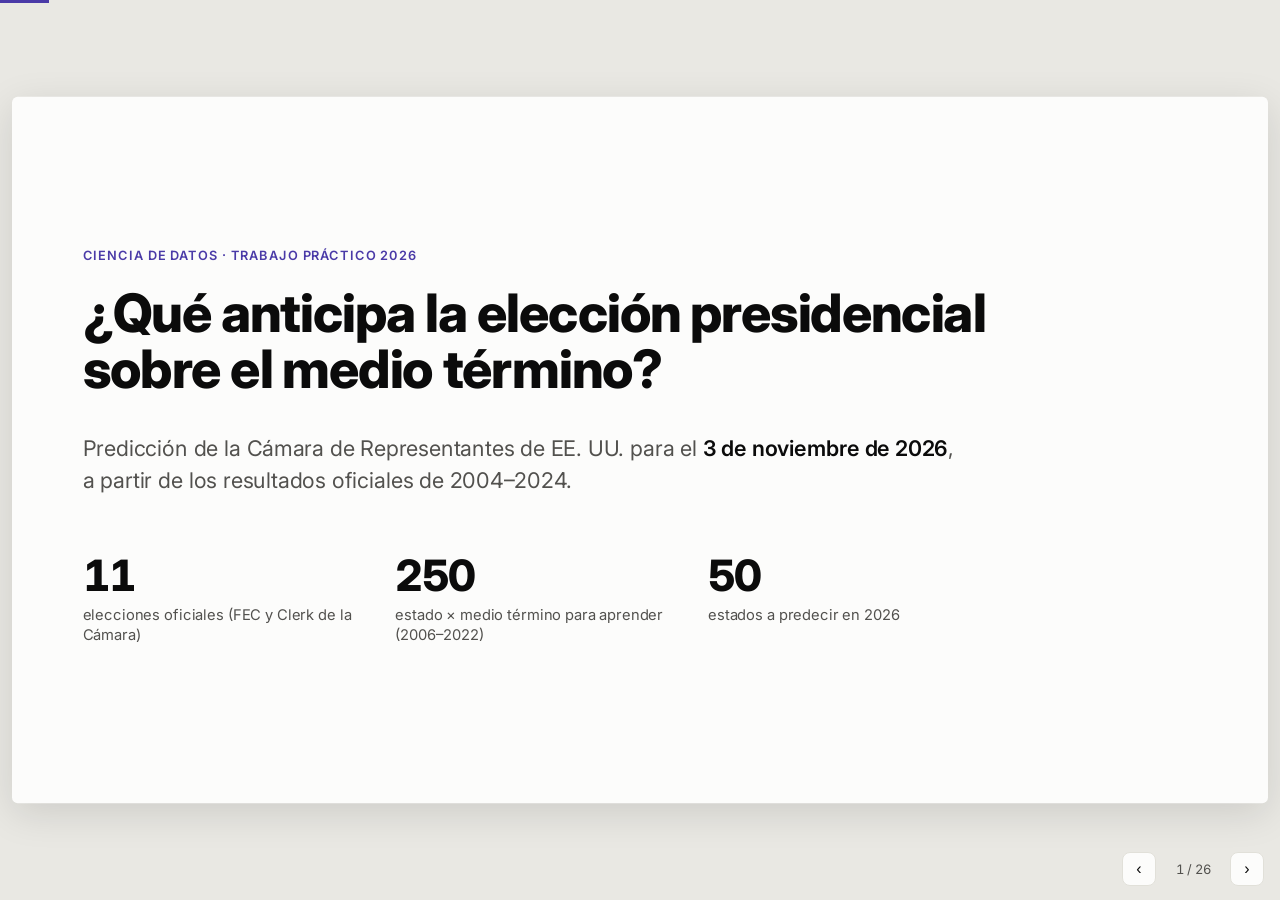
<file: presentacion/presentacion.html>
<!doctype html>
<html lang="es">
<head>
<meta charset="utf-8">
<meta name="viewport" content="width=device-width, initial-scale=1">
<title>Medio término 2026</title>
<link rel="preconnect" href="https://fonts.googleapis.com">
<link rel="preconnect" href="https://fonts.gstatic.com" crossorigin>
<link href="https://fonts.googleapis.com/css2?family=Inter:wght@400;500;600;700;800&family=JetBrains+Mono:wght@500&display=swap" rel="stylesheet">
<style>
  :root {
    --fondo: #fcfcfb;
    --fondo-exterior: #e9e8e3;
    --superficie: #f4f3ef;
    --borde: #e1e0d9;
    --tinta: #0b0b0b;
    --tinta-2: #52514e;
    --tinta-3: #898781;
    --azul-d: #2a78d6;
    --rojo-r: #e34948;
    --violeta: #4a3aa7;
    --violeta-suave: #ecebf7;
    --ok: #2f7d4f;
    --ok-suave: #e5f2ea;
    --aviso: #9a6a00;
    --aviso-suave: #faf1dc;
    --ancho: 1280px;
    --alto: 720px;
  }
  * { box-sizing: border-box; margin: 0; padding: 0; }
  html, body { height: 100%; }
  body {
    background: var(--fondo-exterior);
    color: var(--tinta);
    font-family: "Inter", system-ui, -apple-system, "Segoe UI", sans-serif;
    overflow: hidden;
  }

  /* ---------- Escenario: cada diapositiva mide 1280 x 720 y se escala a la ventana ---------- */
  .escenario {
    position: fixed; inset: 0;
    display: grid; place-items: center;
  }
  .lienzo {
    width: var(--ancho); height: var(--alto);
    position: relative;
    transform-origin: center center;
  }
  .slide {
    position: absolute; inset: 0;
    background: var(--fondo);
    border-radius: 6px;
    box-shadow: 0 10px 40px rgba(0,0,0,.12);
    padding: 56px 72px 64px;
    display: none;
    flex-direction: column;
    overflow: hidden;
  }
  .slide.activa { display: flex; }

  /* ---------- Tipografía ---------- */
  .seccion {
    font-size: 13px; font-weight: 600; letter-spacing: .08em; text-transform: uppercase;
    color: var(--violeta); margin-bottom: 10px;
  }
  h1 { font-size: 54px; line-height: 1.05; font-weight: 800; letter-spacing: -.02em; }
  h2 { font-size: 34px; line-height: 1.15; font-weight: 700; letter-spacing: -.01em; margin-bottom: 22px; }
  h3 { font-size: 18px; font-weight: 700; margin-bottom: 8px; }
  p, li { font-size: 19px; line-height: 1.5; color: var(--tinta-2); }
  li { margin-bottom: 8px; }
  ul { padding-left: 22px; }
  strong { color: var(--tinta); font-weight: 600; }
  code, .mono { font-family: "JetBrains Mono", ui-monospace, monospace; font-size: .85em; }
  .chico { font-size: 15px; }
  .nota { font-size: 14px; color: var(--tinta-3); }
  .d { color: var(--azul-d); font-weight: 600; }
  .r { color: var(--rojo-r); font-weight: 600; }

  /* ---------- Disposición ---------- */
  .cuerpo { flex: 1; min-height: 0; display: flex; gap: 40px; }
  .col { flex: 1; min-width: 0; display: flex; flex-direction: column; gap: 14px; }
  .col-2 { flex: 2; }
  .centro { justify-content: center; }
  .fig { flex: 1; min-height: 0; display: flex; align-items: center; justify-content: center; }
  .fig img { max-width: 100%; max-height: 100%; object-fit: contain; border-radius: 4px; }
  .pie { position: absolute; left: 72px; bottom: 22px; font-size: 12px; color: var(--tinta-3); }

  /* ---------- Componentes ---------- */
  .tarjeta {
    background: var(--superficie); border: 1px solid var(--borde); border-radius: 10px;
    padding: 18px 20px;
  }
  .tarjeta p, .tarjeta li { font-size: 16px; }
  .grilla-3 { display: grid; grid-template-columns: repeat(3, 1fr); gap: 16px; }
  .grilla-2 { display: grid; grid-template-columns: repeat(2, 1fr); gap: 16px; }
  .cifra { font-size: 64px; font-weight: 800; letter-spacing: -.03em; line-height: 1; font-variant-numeric: tabular-nums; }
  .cifra-etiqueta { font-size: 15px; color: var(--tinta-2); margin-top: 8px; line-height: 1.35; }
  .etiqueta {
    display: inline-block; font-size: 12px; font-weight: 700; letter-spacing: .04em;
    padding: 3px 9px; border-radius: 999px; margin-bottom: 8px;
  }
  .etiqueta.ok { background: var(--ok-suave); color: var(--ok); }
  .etiqueta.aviso { background: var(--aviso-suave); color: var(--aviso); }
  .destacado {
    border-left: 4px solid var(--violeta); background: var(--violeta-suave);
    padding: 14px 18px; border-radius: 0 8px 8px 0;
  }
  .destacado p { color: var(--tinta); font-size: 18px; }

  table { border-collapse: collapse; width: 100%; font-size: 15px; font-variant-numeric: tabular-nums; }
  th { text-align: left; font-weight: 600; color: var(--tinta-3); font-size: 12px; text-transform: uppercase; letter-spacing: .05em; padding: 8px 10px; border-bottom: 1px solid var(--borde); }
  td { padding: 8px 10px; border-bottom: 1px solid var(--borde); color: var(--tinta-2); }
  td.num, th.num { text-align: right; }
  tr.marca td { background: var(--violeta-suave); color: var(--tinta); font-weight: 600; }

  /* Diagrama: una fila une dos elecciones */
  .flujo { display: flex; align-items: stretch; gap: 0; }
  .flujo .caja { flex: 1; border: 1px solid var(--borde); border-radius: 10px; padding: 16px 18px; background: var(--superficie); }
  .flujo .flecha { display: flex; align-items: center; padding: 0 14px; color: var(--violeta); font-size: 28px; font-weight: 700; }
  .flujo .caja h3 { font-size: 16px; }
  .flujo .caja p { font-size: 15px; }

  /* Línea de tiempo del trayecto */
  .linea { display: grid; grid-template-columns: repeat(5, 1fr); gap: 14px; position: relative; margin-top: 8px; }
  .linea::before { content: ""; position: absolute; top: 15px; left: 4%; right: 4%; height: 2px; background: var(--borde); }
  .hito { position: relative; padding-top: 44px; }
  .hito::before {
    content: attr(data-n); position: absolute; top: 0; left: 0;
    width: 32px; height: 32px; border-radius: 50%; background: var(--violeta); color: #fff;
    display: grid; place-items: center; font-weight: 700; font-size: 14px;
  }
  .hito h3 { font-size: 16px; }
  .hito p { font-size: 14.5px; line-height: 1.45; }

  /* Validación dejando afuera un año */
  .pliegues { display: grid; grid-template-columns: 110px repeat(5, 1fr); gap: 6px; font-size: 13px; }
  .pliegues div { padding: 7px 4px; text-align: center; border-radius: 5px; }
  .pliegues .cab { color: var(--tinta-3); font-weight: 600; }
  .pliegues .ent { background: #e8e7e2; color: var(--tinta-2); }
  .pliegues .val { background: var(--violeta); color: #fff; font-weight: 600; }
  .pliegues .nom { text-align: left; color: var(--tinta-2); }

  /* Ecuación */
  .ecuacion {
    font-family: "JetBrains Mono", ui-monospace, monospace; font-size: 16px; line-height: 1.7;
    background: var(--superficie); border: 1px solid var(--borde); border-radius: 10px; padding: 16px 20px;
    color: var(--tinta);
  }

  /* ---------- Controles ---------- */
  .progreso { position: fixed; left: 0; top: 0; height: 3px; background: var(--violeta); transition: width .25s; z-index: 5; }
  .controles {
    position: fixed; right: 16px; bottom: 14px; display: flex; gap: 8px; align-items: center; z-index: 5;
    font-size: 13px; color: var(--tinta-2);
  }
  .controles button {
    border: 1px solid var(--borde); background: var(--fondo); color: var(--tinta);
    width: 34px; height: 34px; border-radius: 8px; cursor: pointer; font-size: 16px;
  }
  .controles button:hover { background: var(--superficie); }
  .contador { min-width: 58px; text-align: center; font-variant-numeric: tabular-nums; }

  /* ---------- Impresión: una diapositiva por página (para exportar a PDF) ---------- */
  @media print {
    @page { size: 1280px 720px; margin: 0; }
    body { overflow: visible; background: #fff; }
    .escenario { position: static; display: block; }
    .lienzo { transform: none !important; width: 1280px; height: auto; }
    .slide { display: flex !important; position: relative; width: 1280px; height: 720px; box-shadow: none; border-radius: 0; page-break-after: always; break-after: page; }
    .controles, .progreso { display: none; }
  }
</style>
</head>
<body>
<div class="progreso" id="progreso"></div>
<div class="escenario">
<div class="lienzo" id="lienzo">

<!-- 1 ─────────────────────────── Portada -->
<section class="slide" data-titulo="Portada">
  <div class="col centro" style="flex:1">
    <div class="seccion">Ciencia de Datos · Trabajo práctico 2026</div>
    <h1>¿Qué anticipa la elección presidencial<br>sobre el medio término?</h1>
    <p style="font-size:22px;margin-top:22px;max-width:900px">
      Predicción de la Cámara de Representantes de EE. UU. para el
      <strong>3 de noviembre de 2026</strong>, a partir de los resultados oficiales de 2004–2024.
    </p>
    <div class="grilla-3" style="margin-top:44px;max-width:940px">
      <div><div class="cifra" style="font-size:44px">11</div><div class="cifra-etiqueta">elecciones oficiales (FEC y Clerk de la Cámara)</div></div>
      <div><div class="cifra" style="font-size:44px">250</div><div class="cifra-etiqueta">estado × medio término para aprender (2006–2022)</div></div>
      <div><div class="cifra" style="font-size:44px">50</div><div class="cifra-etiqueta">estados a predecir en 2026</div></div>
    </div>
  </div>
</section>

<!-- 2 ─────────────────────────── Pregunta e hipótesis -->
<section class="slide" data-titulo="Pregunta e hipótesis">
  <div class="seccion">El problema</div>
  <h2>Pregunta de investigación e hipótesis</h2>
  <div class="destacado" style="margin-bottom:24px">
    <p>¿Cuánto anticipa el resultado de la elección presidencial anterior el voto a la Cámara en el
      medio término siguiente, y cuánto pierde en ella el partido del presidente?</p>
  </div>
  <div class="grilla-3">
    <div class="tarjeta">
      <h3>H1 · Anticipación</h3>
      <p>El voto presidencial de cada estado anticipa su voto a la Cámara dos años después.</p>
    </div>
    <div class="tarjeta">
      <h3>H2 · Castigo de medio término</h3>
      <p>El partido del presidente pierde votos, sea demócrata o republicano.</p>
    </div>
    <div class="tarjeta">
      <h3>H3 · Regresión</h3>
      <p>Pierde más donde estaba más fuerte: los resultados extremos vuelven hacia el 50 %.</p>
    </div>
  </div>
  <p style="margin-top:26px">Variable objetivo: <code>house_dem_share_2p</code> = votos D / (votos D + votos R) a la Cámara, por estado.</p>
</section>

<!-- 3 ─────────────────────────── Estado del arte -->
<section class="slide" data-titulo="Estado del arte">
  <div class="seccion">Marco teórico</div>
  <h2>De dónde salen las hipótesis</h2>
  <div class="grilla-2" style="gap:18px">
    <div class="tarjeta">
      <h3>Modelos de fundamentos</h3>
      <p>Fair (1978), Abramowitz (1988), Tufte (1975): predecir con variables estructurales, sin encuestas.
        <strong>Nuestro trabajo construye esa capa con resultados electorales.</strong></p>
    </div>
    <div class="tarjeta">
      <h3>Pérdida en medio término → H2</h3>
      <p><em>Surge and decline</em> (Campbell): sin presidente en la boleta, no van los votantes que arrastró.
        <em>Balance</em> (Erikson) y <em>referéndum</em> (Tufte).</p>
    </div>
    <div class="tarjeta">
      <h3>Nacionalización → H1</h3>
      <p>Cae el voto dividido y el valor del legislador en ejercicio (Jacobson; Abramowitz &amp; Webster; Hopkins).
        El voto a la Cámara se parece cada vez más al presidencial.</p>
    </div>
    <div class="tarjeta">
      <h3>De votos a bancas</h3>
      <p>Gelman &amp; King (1994): la curva votos-bancas y el sesgo de los mapas. La usamos para pasar de
        la cuota de voto a bancas.</p>
    </div>
  </div>
</section>

<!-- 4 ─────────────────────────── Dataset -->
<section class="slide" data-titulo="El dataset">
  <div class="seccion">Etapa 1 · Datos</div>
  <h2>Cada fila une dos elecciones del mismo estado</h2>
  <div class="flujo" style="margin-bottom:24px">
    <div class="caja">
      <h3>Presidencial anterior → predictores <code>_prev</code></h3>
      <p>Voto a Presidente, voto a la Cámara, bancas, distritos disputados. Lo que se sabe <strong>antes</strong> de votar.</p>
    </div>
    <div class="flecha">→</div>
    <div class="caja">
      <h3>Medio término → resultado</h3>
      <p>Cuota D a la Cámara, bancas ganadas y cambio del partido del presidente.</p>
    </div>
  </div>
  <div class="cuerpo" style="gap:28px">
    <div class="col">
      <table>
        <tr><th>Fila</th><th>Presidencial</th><th>Presidente</th><th>Uso</th></tr>
        <tr><td>2006</td><td>2004</td><td class="r">Bush (R)</td><td>entrenar</td></tr>
        <tr><td>2010</td><td>2008</td><td class="d">Obama (D)</td><td>entrenar</td></tr>
        <tr><td>2014</td><td>2012</td><td class="d">Obama (D)</td><td>entrenar</td></tr>
        <tr><td>2018</td><td>2016</td><td class="r">Trump (R)</td><td>entrenar</td></tr>
        <tr><td>2022</td><td>2020</td><td class="d">Biden (D)</td><td>entrenar</td></tr>
        <tr class="marca"><td>2026</td><td>2024</td><td>Trump (R)</td><td>predecir</td></tr>
      </table>
    </div>
    <div class="col">
      <ul>
        <li><strong>50 estados × 6 años = 300 filas × 42 columnas.</strong> Panel: mismas unidades en el tiempo.</li>
        <li><strong>Fuentes oficiales:</strong> FEC (2004–2022, presidencial 2024) y Clerk de la Cámara (2024).</li>
        <li><strong>Estado y no distrito:</strong> las fronteras no cambian con cada redistribución.</li>
        <li>Proporciones, no votos absolutos: los estados tienen tamaños muy distintos.</li>
      </ul>
    </div>
  </div>
</section>

<!-- 5 ─────────────────────────── Trayecto -->
<section class="slide" data-titulo="El trayecto">
  <div class="seccion">Cómo llegamos</div>
  <h2>El trayecto del proyecto</h2>
  <div class="linea">
    <div class="hito" data-n="1">
      <h3>Primer dataset</h3>
      <p>Panel 2016–2026 por ciclo. Solo <strong>2 medio término</strong>: el efecto se podía describir, no estimar.</p>
    </div>
    <div class="hito" data-n="2">
      <h3>Rediseño</h3>
      <p>Filas = medio término 2006–2022, predictores de la presidencial anterior. <strong>5 medio término</strong>, presidentes de ambos partidos.</p>
    </div>
    <div class="hito" data-n="3">
      <h3>Validación</h3>
      <p>435 distritos y bancas oficiales en las 11 elecciones. Encontró <strong>errores en las fuentes</strong> que corregimos.</p>
    </div>
    <div class="hito" data-n="4">
      <h3>Exploratorio</h3>
      <p>Preprocesamiento, descriptivo y correlaciones. Generó las hipótesis y una <strong>línea base de 4,3 pp</strong>.</p>
    </div>
    <div class="hito" data-n="5">
      <h3>Predictivo</h3>
      <p>Modelos validados dejando afuera cada año, contraste de H1–H3 y <strong>predicción 2026</strong>.</p>
    </div>
  </div>
  <div class="tarjeta" style="margin-top:34px">
    <h3>Lo que encontró la validación en las fuentes del FEC</h3>
    <div class="grilla-2" style="gap:6px 30px">
      <p class="chico">• Luisiana: sumaba primera vuelta y balotaje (votantes contados dos veces).</p>
      <p class="chico">• Nevada 2014: votos republicanos y de otros partidos intercambiados.</p>
      <p class="chico">• Etiquetas de partido por época: <code>DFL</code>, <code>DNL</code>, <code>GOP</code>, <code>D(UND)</code>.</p>
      <p class="chico">• Filas de fusión duplicadas (NY 2004) y voto preferencial de Maine.</p>
    </div>
  </div>
</section>

<!-- 6 ─────────────────────────── Preprocesamiento -->
<section class="slide" data-titulo="Preprocesamiento">
  <div class="seccion">Etapa 2 · Preprocesamiento</div>
  <h2>Faltantes con explicación y atípicos reales</h2>
  <div class="cuerpo">
    <div class="col">
      <div class="fig"><img src="../analisis_exploratorio/figuras/02_1_mapa_faltantes.png" alt="Mapa de datos faltantes por columna y año"></div>
      <p class="chico"><strong>Estructurales:</strong> el Senado no se elige en todos los estados. <strong>Reales:</strong> internas que no existen (Luisiana, convenciones). Los predictores <code>_prev</code> están completos. No se imputa.</p>
    </div>
    <div class="col">
      <div class="fig"><img src="../analisis_exploratorio/figuras/02_2_boxplot_atipicos.png" alt="Boxplot de la cuota D por año con atípicos"></div>
      <p class="chico">Los atípicos (MA, RI, ND, SD) son estados donde un partido <strong>no presentó candidato</strong>. Son reales: se conservan y se marca <code>todos_disputados</code>.</p>
    </div>
  </div>
</section>

<!-- 7 ─────────────────────────── Descriptivo -->
<section class="slide" data-titulo="Descriptivo">
  <div class="seccion">Etapa 2 · Descriptivo — ¿qué pasó?</div>
  <h2>El partido del presidente perdió bancas las cinco veces</h2>
  <div class="cuerpo">
    <div class="col col-2"><div class="fig"><img src="../analisis_exploratorio/figuras/03_1_bancas_antes_despues.png" alt="Bancas antes y después de cada medio término"></div></div>
    <div class="col centro">
      <table>
        <tr><th>Año</th><th>Pres.</th><th class="num">Bancas perdidas</th></tr>
        <tr><td>2006</td><td class="r">R</td><td class="num">30</td></tr>
        <tr><td>2010</td><td class="d">D</td><td class="num">64</td></tr>
        <tr><td>2014</td><td class="d">D</td><td class="num">13</td></tr>
        <tr><td>2018</td><td class="r">R</td><td class="num">42</td></tr>
        <tr><td>2022</td><td class="d">D</td><td class="num">9</td></tr>
      </table>
      <p class="chico">Con presidentes de los dos partidos. El tamaño de la pérdida varía mucho: esa es la "ola nacional".</p>
    </div>
  </div>
</section>

<!-- 8 ─────────────────────────── Distribuciones -->
<section class="slide" data-titulo="Distribuciones">
  <div class="seccion">Etapa 2 · Exploratorio — ¿hay patrones?</div>
  <h2>Pocos estados competitivos y un swing casi siempre negativo</h2>
  <div class="cuerpo">
    <div class="col col-2"><div class="fig"><img src="../analisis_exploratorio/figuras/04_1_histogramas.png" alt="Histogramas de la cuota D y del swing del partido del presidente"></div></div>
    <div class="col centro">
      <div><div class="cifra">11 %</div><div class="cifra-etiqueta">de los estado-año son competitivos (48–52 %): 27 de 250</div></div>
      <div><div class="cifra">86 %</div><div class="cifra-etiqueta">de los estado-año el partido del presidente pierde votos</div></div>
      <p class="chico">La cuota D es simétrica (media ≈ mediana). El desbalance avisa que el modelo tiene pocos ejemplos justo donde se decide la mayoría.</p>
    </div>
  </div>
</section>

<!-- 9 ─────────────────────────── Dispersión -->
<section class="slide" data-titulo="Correlaciones X vs Y">
  <div class="seccion">Correlaciones · 1</div>
  <h2>La presidencial anterior se mueve junto con el medio término</h2>
  <div class="cuerpo">
    <div class="col"><div class="fig"><img src="../analisis_exploratorio/figuras/04_3_dispersion_predictores.png" alt="Dispersión de cuatro predictores contra la cuota D"></div></div>
    <div class="col centro">
      <table>
        <tr><th>Predictor</th><th class="num">Pearson</th><th class="num">Spearman</th></tr>
        <tr><td>Cuota D Cámara anterior</td><td class="num">0,79</td><td class="num">0,80</td></tr>
        <tr class="marca"><td>Cuota D Presidente anterior</td><td class="num">0,76</td><td class="num">0,80</td></tr>
        <tr><td>Bancas D anteriores</td><td class="num">0,75</td><td class="num">0,77</td></tr>
        <tr><td>Internas D</td><td class="num">0,58</td><td class="num">0,63</td></tr>
      </table>
      <p class="chico">Pearson mide relación lineal; Spearman, monótona por rangos. Que coincidan indica que la relación es aproximadamente lineal y no la generan unos pocos extremos.</p>
    </div>
  </div>
</section>

<!-- 10 ─────────────────────────── Matriz -->
<section class="slide" data-titulo="Matriz de correlación">
  <div class="seccion">Correlaciones · 2</div>
  <h2>Matriz de correlación: qué entra al modelo y qué no</h2>
  <div class="cuerpo">
    <div class="col"><div class="fig"><img src="../analisis_exploratorio/figuras/04_4_matriz_correlacion.png" alt="Matriz de correlación de Pearson"></div></div>
    <div class="col centro">
      <ul>
        <li><strong>Los tres predictores <code>_prev</code> correlacionan entre sí</strong> (0,77–0,86): miden lo mismo desde ángulos distintos. Por eso se combinan, no se suman a ciegas.</li>
        <li><strong>Senado (0,70)</strong>: se vota el mismo día. Es otro resultado, no un predictor.</li>
        <li><strong>Internas (0,58)</strong>: tienen señal, pero no están para 2026 en estas fuentes.</li>
        <li><strong>Roll-off (≈ 0)</strong> y <strong>distritos disputados (0,16)</strong>: casi sin relación lineal.</li>
      </ul>
    </div>
  </div>
</section>

<!-- 11 ─────────────────────────── Subconjuntos -->
<section class="slide" data-titulo="Subconjuntos">
  <div class="seccion">Correlaciones · 3</div>
  <h2>Los distritos sin oposición inflan la correlación de la Cámara</h2>
  <div class="cuerpo">
    <div class="col col-2"><div class="fig"><img src="../analisis_exploratorio/figuras/04_5_correlacion_subconjuntos.png" alt="Correlaciones en todos los estados y solo en disputados"></div></div>
    <div class="col centro">
      <table>
        <tr><th>Predictor</th><th class="num">Todos</th><th class="num">Disputados</th></tr>
        <tr><td>Cámara anterior</td><td class="num">0,79</td><td class="num">0,77</td></tr>
        <tr class="marca"><td>Presidente anterior</td><td class="num">0,76</td><td class="num">0,78</td></tr>
      </table>
      <p class="chico">Un estado con un distrito sin rival suele tenerlo en las dos elecciones: la misma distorsión aparece en el predictor y en el resultado. <strong>En los estados disputados, el voto presidencial es el mejor predictor.</strong></p>
    </div>
  </div>
</section>

<!-- 12 ─────────────────────────── Nacionalización -->
<section class="slide" data-titulo="Nacionalización">
  <div class="seccion">Correlaciones · 4 · H1</div>
  <h2>La relación se hizo más fuerte con el tiempo</h2>
  <div class="cuerpo">
    <div class="col col-2"><div class="fig"><img src="../analisis_exploratorio/figuras/04_6_correlacion_por_anio.png" alt="Correlación por año con la presidencial anterior"></div></div>
    <div class="col centro">
      <div><div class="cifra">0,68 → 0,86</div><div class="cifra-etiqueta">r con el voto presidencial anterior: 2006–2014 vs 2018–2022</div></div>
      <p class="chico">En los estados disputados de 2018 y 2022 llega a <strong>0,97–0,98</strong>. Es la nacionalización del voto medida con nuestros datos: cada vez menos voto dividido.</p>
      <p class="chico">Para 2026, la relación reciente es la más relevante.</p>
    </div>
  </div>
</section>

<!-- 13 ─────────────────────────── Efecto medio término -->
<section class="slide" data-titulo="Efecto de medio término">
  <div class="seccion">Correlaciones · 5 · H2</div>
  <h2>El partido del presidente pierde votos en los cinco medio término</h2>
  <div class="cuerpo">
    <div class="col col-2"><div class="fig"><img src="../analisis_exploratorio/figuras/04_7_efecto_medio_termino.png" alt="Swing del partido del presidente por año"></div></div>
    <div class="col centro">
      <table>
        <tr><th>Año</th><th class="num">Swing mediano</th><th class="num">Estados en que pierde</th></tr>
        <tr><td>2006 <span class="r">R</span></td><td class="num">−6,5 pp</td><td class="num">96 %</td></tr>
        <tr><td>2010 <span class="d">D</span></td><td class="num">−8,6 pp</td><td class="num">96 %</td></tr>
        <tr><td>2014 <span class="d">D</span></td><td class="num">−3,6 pp</td><td class="num">78 %</td></tr>
        <tr><td>2018 <span class="r">R</span></td><td class="num">−5,2 pp</td><td class="num">90 %</td></tr>
        <tr><td>2022 <span class="d">D</span></td><td class="num">−1,9 pp</td><td class="num">70 %</td></tr>
      </table>
      <p class="chico">El signo nunca cambia; el tamaño sí. Por eso el modelo mide todo desde el <strong>partido del presidente</strong>.</p>
    </div>
  </div>
</section>

<!-- 14 ─────────────────────────── Swing vs previo -->
<section class="slide" data-titulo="Dónde pierde más">
  <div class="seccion">Correlaciones · 6 · H3</div>
  <h2>Pierde más donde estaba más fuerte</h2>
  <div class="cuerpo">
    <div class="col"><div class="fig"><img src="../analisis_exploratorio/figuras/04_8_swing_vs_resultado_previo.png" alt="Swing del partido del presidente contra su cuota previa"></div></div>
    <div class="col centro">
      <div><div class="cifra">r = −0,52</div><div class="cifra-etiqueta">entre la cuota previa del partido del presidente en la Cámara y su swing (−0,66 en disputados)</div></div>
      <p class="chico">Consistente con <em>surge and decline</em> (se van los votantes que arrastró la presidencial) y con <strong>regresión a la media</strong>.</p>
      <p class="chico">Conclusión para el modelo: el castigo no es igual en todos los estados.</p>
    </div>
  </div>
</section>

<!-- 15 ─────────────────────────── Resumen de correlaciones -->
<section class="slide" data-titulo="Resumen de correlaciones">
  <div class="seccion">Síntesis del exploratorio</div>
  <h2>Las correlaciones que encontramos y qué hicimos con cada una</h2>
  <table>
    <tr><th>Relación</th><th class="num">r</th><th>Lectura</th><th>Decisión para el modelo</th></tr>
    <tr><td>Presidente anterior ↔ Cámara medio término</td><td class="num">0,76</td><td>Fuerte y limpia</td><td>Predictor principal (H1)</td></tr>
    <tr><td>Cámara anterior ↔ Cámara medio término</td><td class="num">0,79</td><td>Inflada por distritos sin rival</td><td>Predictor, junto con el presidencial</td></tr>
    <tr><td>Bancas D anteriores ↔ Cámara</td><td class="num">0,75</td><td>Redundante con las cuotas</td><td>Se incluye, peso chico</td></tr>
    <tr><td>Presidente anterior, por período</td><td class="num">0,68 → 0,86</td><td>Nacionalización</td><td>Usar presidentes de ambas épocas</td></tr>
    <tr><td>Cuota previa del partido del pres. ↔ su swing</td><td class="num">−0,52</td><td>Regresión a la media</td><td>Pendiente &lt; 1 (H3)</td></tr>
    <tr><td>Senado mismo día ↔ Cámara</td><td class="num">0,70</td><td>Simultáneo</td><td>Excluido: no se conoce antes</td></tr>
    <tr><td>Internas D ↔ Cámara</td><td class="num">0,58</td><td>Señal moderada</td><td>Excluido: no hay datos 2026</td></tr>
    <tr><td>Roll-off / distritos disputados ↔ Cámara</td><td class="num">≈ 0 / 0,16</td><td>Sin relación lineal</td><td>Solo como control</td></tr>
  </table>
  <p class="nota" style="margin-top:14px">Correlación no implica causalidad: estas relaciones eligen variables, no prueban causas.</p>
</section>

<!-- 16 ─────────────────────────── Líneas base -->
<section class="slide" data-titulo="Líneas base">
  <div class="seccion">El listón a superar</div>
  <h2>Antes de modelar: ¿cuánto erra una regla simple?</h2>
  <div class="cuerpo">
    <div class="col col-2 centro">
      <table>
        <tr><th>Regla ingenua</th><th class="num">Error medio por estado</th></tr>
        <tr><td>Repetir la Cámara de la presidencial anterior</td><td class="num">6,56 pp</td></tr>
        <tr><td>Usar el voto presidencial anterior</td><td class="num">6,00 pp</td></tr>
        <tr><td>Cámara anterior + castigo medio de los otros años</td><td class="num">4,75 pp</td></tr>
        <tr class="marca"><td>Presidencial anterior + castigo medio de los otros años</td><td class="num">4,31 pp</td></tr>
        <tr><td>Swing uniforme con el cambio nacional real (trampa: usa el futuro)</td><td class="num">3,81 pp</td></tr>
      </table>
    </div>
    <div class="col centro">
      <div class="destacado"><p>Un modelo que no baje de <strong>4,3 pp</strong> no aporta nada sobre "presidencial anterior más castigo promedio".</p></div>
      <p class="chico">El castigo de cada año se calcula con los <strong>otros cuatro</strong>: no se usa información que no se conocía antes de votar.</p>
    </div>
  </div>
</section>

<!-- 17 ─────────────────────────── Diseño del modelo -->
<section class="slide" data-titulo="Diseño del modelo">
  <div class="seccion">Etapa 3 · Predictivo — ¿qué va a pasar?</div>
  <h2>Tres decisiones de diseño</h2>
  <div class="cuerpo">
    <div class="col">
      <div class="tarjeta">
        <h3>1 · Todo desde el partido del presidente</h3>
        <p>Si es D se usa la cuota D; si es R, 1 − cuota D. Así el mismo modelo aprende el castigo con presidentes de los dos partidos. Centramos en 0,5: <strong>el intercepto es el castigo en un estado parejo</strong>.</p>
      </div>
      <div class="tarjeta">
        <h3>2 · Solo lo que se sabe antes de votar</h3>
        <p>Predictores <code>_prev</code> de la presidencial anterior, disponibles también para 2026. Senado e internas quedan afuera.</p>
      </div>
    </div>
    <div class="col">
      <div class="tarjeta">
        <h3>3 · Validar dejando afuera un medio término entero</h3>
        <p style="margin-bottom:12px">Las 50 filas de un año comparten la ola nacional: no son independientes. Mezclarlas al azar filtraría información de la ola.</p>
        <div class="pliegues">
          <div class="cab"></div><div class="cab">2006</div><div class="cab">2010</div><div class="cab">2014</div><div class="cab">2018</div><div class="cab">2022</div>
          <div class="nom">Pliegue 1</div><div class="val">prueba</div><div class="ent">entrena</div><div class="ent">entrena</div><div class="ent">entrena</div><div class="ent">entrena</div>
          <div class="nom">Pliegue 2</div><div class="ent">entrena</div><div class="val">prueba</div><div class="ent">entrena</div><div class="ent">entrena</div><div class="ent">entrena</div>
          <div class="nom">Pliegue 3</div><div class="ent">entrena</div><div class="ent">entrena</div><div class="val">prueba</div><div class="ent">entrena</div><div class="ent">entrena</div>
          <div class="nom">Pliegue 4</div><div class="ent">entrena</div><div class="ent">entrena</div><div class="ent">entrena</div><div class="val">prueba</div><div class="ent">entrena</div>
          <div class="nom">Pliegue 5</div><div class="ent">entrena</div><div class="ent">entrena</div><div class="ent">entrena</div><div class="ent">entrena</div><div class="val">prueba</div>
        </div>
      </div>
    </div>
  </div>
</section>

<!-- 18 ─────────────────────────── Comparación de modelos -->
<section class="slide" data-titulo="Comparación de modelos">
  <div class="seccion">Etapa 3 · Selección</div>
  <h2>Cinco modelos contra las líneas base</h2>
  <div class="cuerpo">
    <div class="col col-2"><div class="fig"><img src="../analisis_exploratorio/figuras/05_1_comparacion_modelos.png" alt="Error de cada modelo fuera de muestra"></div></div>
    <div class="col centro">
      <div><div class="cifra">3,5 pp</div><div class="cifra-etiqueta">error medio por estado del modelo elegido (línea base: 4,3 pp)</div></div>
      <p class="chico"><strong>Regla de un error estándar:</strong> el modelo con sesgo partidario erra 0,11 pp menos, pero esa diferencia está dentro del error de estimación y suma un parámetro estimado con solo 5 olas. Elegimos el más simple.</p>
      <p class="chico">El <strong>bosque aleatorio</strong> no supera a la regresión lineal: con 250 filas y relaciones casi lineales, la flexibilidad extra no paga.</p>
    </div>
  </div>
</section>

<!-- 19 ─────────────────────────── Contraste de hipótesis -->
<section class="slide" data-titulo="Contraste de hipótesis">
  <div class="seccion">Etapa 3 · Hipótesis</div>
  <h2>Las tres hipótesis se sostienen al sacar cualquier año</h2>
  <div class="fig" style="flex:0 0 300px"><img src="../analisis_exploratorio/figuras/05_4_coeficientes_por_pliegue.png" alt="Coeficientes en cada pliegue"></div>
  <div class="grilla-3" style="margin-top:18px">
    <div class="tarjeta">
      <span class="etiqueta ok">H1 · SE SOSTIENE</span>
      <p>Pendiente ≈ 1 (0,93–1,04) sobre el voto presidencial: un punto más en la presidencial es un punto más en el medio término.</p>
    </div>
    <div class="tarjeta">
      <span class="etiqueta ok">H2 · SE SOSTIENE</span>
      <p>Castigo de <strong>−4,6 a −5,5 pp</strong> en un estado parejo, en los cinco pliegues.</p>
    </div>
    <div class="tarjeta">
      <span class="etiqueta aviso">H3 · SE SOSTIENE, CON MATIZ</span>
      <p>Pendiente 0,70–0,80 sobre el <strong>voto a la Cámara</strong>, pero ≈ 1 sobre el presidencial: lo que regresa es el voto a la Cámara hacia la base presidencial.</p>
    </div>
  </div>
</section>

<!-- 20 ─────────────────────────── Modelo elegido -->
<section class="slide" data-titulo="Modelo elegido">
  <div class="seccion">Etapa 3 · El modelo</div>
  <h2>Regresión lineal múltiple con contexto nacional</h2>
  <div class="ecuacion" style="margin-bottom:22px">
    cuota partido pres. − 0,5 = <strong>−0,066</strong><br>
    &nbsp;&nbsp;+ 0,39 · (presidencial previa − 0,5) &nbsp;&nbsp;+ 0,42 · (Cámara previa − 0,5)<br>
    &nbsp;&nbsp;+ 0,06 · (bancas previas − 0,5) &nbsp;&nbsp;+ 0,03 · distritos disputados previos<br>
    &nbsp;&nbsp;<strong>− 0,81</strong> · (cuota nacional previa del partido del pres. − 0,5)
  </div>
  <div class="grilla-3">
    <div class="tarjeta"><h3>Presidencial + Cámara</h3><p>Se reparten el peso (0,39 + 0,42 ≈ 0,8): combinar las dos medidas compensa la distorsión de los distritos sin rival.</p></div>
    <div class="tarjeta"><h3>Contexto nacional</h3><p>Cuanto mejor le fue al partido del presidente en todo el país, más pierde después: <em>surge and decline</em> a escala nacional.</p></div>
    <div class="tarjeta"><h3>Para 2026</h3><p>R sacó 51,3 % nacional en 2024: el término nacional suma ~1 pp de castigo extra a los republicanos.</p></div>
  </div>
</section>

<!-- 21 ─────────────────────────── Diagnóstico -->
<section class="slide" data-titulo="Diagnóstico">
  <div class="seccion">Etapa 3 · Diagnóstico</div>
  <h2>¿Dónde se equivoca?</h2>
  <div class="cuerpo">
    <div class="col"><div class="fig"><img src="../analisis_exploratorio/figuras/05_2_predicho_vs_real.png" alt="Predicho contra real fuera de muestra"></div></div>
    <div class="col">
      <div class="fig"><img src="../analisis_exploratorio/figuras/05_3_error_nacional_por_anio.png" alt="Error nacional por año"></div>
      <ul class="chico" style="padding-left:18px">
        <li class="chico"><strong>R² = 0,82</strong> fuera de muestra; acierta qué partido gana el voto del estado en el <strong>92 %</strong>.</li>
        <li class="chico">Los peores casos son estados sin oposición (puntos grises).</li>
        <li class="chico">El error nacional es chico (1–2 pp) pero <strong>siempre subestima al D</strong>: si se repite, 2026 sería aún más demócrata.</li>
      </ul>
    </div>
  </div>
</section>

<!-- 22 ─────────────────────────── Votos a bancas -->
<section class="slide" data-titulo="De votos a bancas">
  <div class="seccion">Etapa 3 · Bancas</div>
  <h2>De votos a bancas</h2>
  <div class="cuerpo">
    <div class="col col-2"><div class="fig"><img src="../analisis_exploratorio/figuras/05_7_curva_votos_bancas.png" alt="Curva votos-bancas nacional 2004-2024"></div></div>
    <div class="col centro">
      <div><div class="cifra">6,3</div><div class="cifra-etiqueta">bancas por cada punto de voto nacional</div></div>
      <div><div class="cifra">51,1 %</div><div class="cifra-etiqueta">cuota D que hace falta para 218 bancas</div></div>
      <p class="chico">Recta sobre las 11 elecciones 2004–2024, con error de ±11 bancas. Probamos primero una curva por estado: exageraba las olas y erraba hasta 20 bancas, así que la descartamos.</p>
    </div>
  </div>
</section>

<!-- 23 ─────────────────────────── Predicción 2026 -->
<section class="slide" data-titulo="Predicción 2026">
  <div class="seccion">Resultado</div>
  <h2>Predicción para el 3 de noviembre de 2026</h2>
  <div class="cuerpo">
    <div class="col centro" style="flex:0 0 360px;gap:26px">
      <div><div class="cifra d">54,0 %</div><div class="cifra-etiqueta">voto D bipartidista a la Cámara<br>(p10–p90: 51,7–56,2 %; 2024: 48,7 %)</div></div>
      <div><div class="cifra d">236</div><div class="cifra-etiqueta">bancas demócratas (p10–p90: 217–256; 2024: 215)</div></div>
      <div><div class="cifra">88 %</div><div class="cifra-etiqueta">de las 10.000 simulaciones con mayoría D</div></div>
    </div>
    <div class="col"><div class="fig"><img src="../analisis_exploratorio/figuras/05_6_bancas_2026.png" alt="Distribución simulada de bancas demócratas en 2026"></div>
      <p class="chico">La simulación suma tres errores medidos fuera de muestra: la ola nacional (±1,4 pp), el desvío de cada estado (±4,9 pp) y la curva votos-bancas (±11 bancas).</p>
    </div>
  </div>
</section>

<!-- 24 ─────────────────────────── Por estado -->
<section class="slide" data-titulo="Por estado">
  <div class="seccion">Resultado por estado</div>
  <h2>46 de 50 estados se mueven hacia los demócratas</h2>
  <div class="cuerpo">
    <div class="col"><div class="fig"><img src="../analisis_exploratorio/figuras/05_5_prediccion_2026_estados.png" alt="Predicción 2026 por estado"></div></div>
    <div class="col centro">
      <h3>Siete estados pasan a cuota D &gt; 50 %</h3>
      <table>
        <tr><th>Estado</th><th class="num">Bancas</th><th class="num">2024</th><th class="num">2026</th></tr>
        <tr><td>Michigan</td><td class="num">13</td><td class="num">49,4 %</td><td class="num">53,6 %</td></tr>
        <tr><td>Pensilvania</td><td class="num">17</td><td class="num">49,0 %</td><td class="num">53,3 %</td></tr>
        <tr><td>Nevada</td><td class="num">4</td><td class="num">43,5 %</td><td class="num">53,3 %</td></tr>
        <tr><td>Wisconsin</td><td class="num">8</td><td class="num">48,5 %</td><td class="num">52,1 %</td></tr>
        <tr><td>Georgia</td><td class="num">14</td><td class="num">47,4 %</td><td class="num">52,0 %</td></tr>
        <tr><td>Arizona</td><td class="num">9</td><td class="num">48,0 %</td><td class="num">51,5 %</td></tr>
        <tr><td>Carolina del Norte</td><td class="num">14</td><td class="num">44,8 %</td><td class="num">50,8 %</td></tr>
      </table>
      <p class="chico">Son los estados "bisagra" de las presidenciales. Los que bajan (VT, MA) tenían distritos sin candidato R en 2024.</p>
    </div>
  </div>
</section>

<!-- 25 ─────────────────────────── Limitaciones -->
<section class="slide" data-titulo="Limitaciones">
  <div class="seccion">Con qué cuidado leerlo</div>
  <h2>Limitaciones</h2>
  <div class="grilla-2" style="gap:16px">
    <div class="tarjeta"><h3>Cinco olas</h3><p>Hay 250 filas, pero la ola nacional se observa solo 5 veces. El intervalo de incertidumbre es orientativo.</p></div>
    <div class="tarjeta"><h3>Solo fundamentos electorales</h3><p>Sin encuestas, aprobación presidencial ni economía, que explican el tamaño de cada ola.</p></div>
    <div class="tarjeta"><h3>Mapas 2025–2026</h3><p>Texas, California, Missouri, Carolina del Norte, Ohio y Utah redibujaron distritos. Cambian la curva votos-bancas, no la cuota de voto.</p></div>
    <div class="tarjeta"><h3>Distritos sin oposición</h3><p>Distorsionan la cuota del estado y son los peores errores. Para 2026 todavía no sabemos cuáles habrá.</p></div>
  </div>
  <p class="nota" style="margin-top:18px">Además: falacia ecológica (las correlaciones son entre estados, no entre votantes) y sistemas especiales (top-two en CA y WA, voto preferencial en ME y AK).</p>
</section>

<!-- 26 ─────────────────────────── Conclusiones -->
<section class="slide" data-titulo="Conclusiones">
  <div class="seccion">Cierre</div>
  <h2>Conclusiones</h2>
  <div class="cuerpo">
    <div class="col col-2">
      <ul>
        <li><strong>La presidencial anterior anticipa el medio término</strong> (r = 0,76, y 0,86 en los años recientes), y la relación es casi uno a uno.</li>
        <li><strong>El partido del presidente pierde</strong>: unos 5 pp en un estado parejo, con presidentes de los dos partidos.</li>
        <li><strong>El voto a la Cámara vuelve hacia el 50 %</strong>, y más cuanto mejor le había ido al partido del presidente en todo el país.</li>
        <li>Un modelo lineal simple, bien validado, <strong>baja el error de 4,3 a 3,5 pp</strong>. Un modelo más complejo no lo mejora.</li>
        <li>Para 2026: <strong class="d">54 % D, ~236 bancas, mayoría D en el 88 % de las simulaciones.</strong></li>
      </ul>
    </div>
    <div class="col centro">
      <div class="tarjeta">
        <h3>Próximos pasos</h3>
        <ul class="chico" style="padding-left:18px">
          <li class="chico">Sumar encuestas genéricas y aprobación presidencial para estimar la ola.</li>
          <li class="chico">Pasar a nivel distrito con los mapas 2026.</li>
          <li class="chico">Comparar con el resultado real el 3 de noviembre.</li>
        </ul>
      </div>
    </div>
  </div>
</section>

</div>
</div>

<div class="controles">
  <button id="anterior" aria-label="Diapositiva anterior">‹</button>
  <span class="contador" id="contador">1 / 1</span>
  <button id="siguiente" aria-label="Diapositiva siguiente">›</button>
</div>

<script>
  const slides = [...document.querySelectorAll(".slide")];
  const lienzo = document.getElementById("lienzo");
  const contador = document.getElementById("contador");
  const progreso = document.getElementById("progreso");
  let actual = 0;

  function mostrar(n) {
    actual = Math.max(0, Math.min(slides.length - 1, n));
    slides.forEach((s, i) => s.classList.toggle("activa", i === actual));
    contador.textContent = `${actual + 1} / ${slides.length}`;
    progreso.style.width = `${((actual + 1) / slides.length) * 100}%`;
    history.replaceState(null, "", `#${actual + 1}`);
    document.title = `${actual + 1}. ${slides[actual].dataset.titulo} · Medio término 2026`;
  }

  function escalar() {
    const margen = 24;
    const escala = Math.min((innerWidth - margen) / 1280, (innerHeight - margen) / 720);
    lienzo.style.transform = `scale(${escala})`;
  }

  document.getElementById("anterior").onclick = () => mostrar(actual - 1);
  document.getElementById("siguiente").onclick = () => mostrar(actual + 1);
  addEventListener("keydown", (e) => {
    if (["ArrowRight", "PageDown", " ", "Enter"].includes(e.key)) { e.preventDefault(); mostrar(actual + 1); }
    if (["ArrowLeft", "PageUp", "Backspace"].includes(e.key)) { e.preventDefault(); mostrar(actual - 1); }
    if (e.key === "Home") mostrar(0);
    if (e.key === "End") mostrar(slides.length - 1);
    if (e.key === "f") document.documentElement.requestFullscreen?.();
  });
  addEventListener("resize", escalar);

  escalar();
  mostrar((parseInt(location.hash.slice(1), 10) || 1) - 1);
</script>
</body>
</html>
</file>
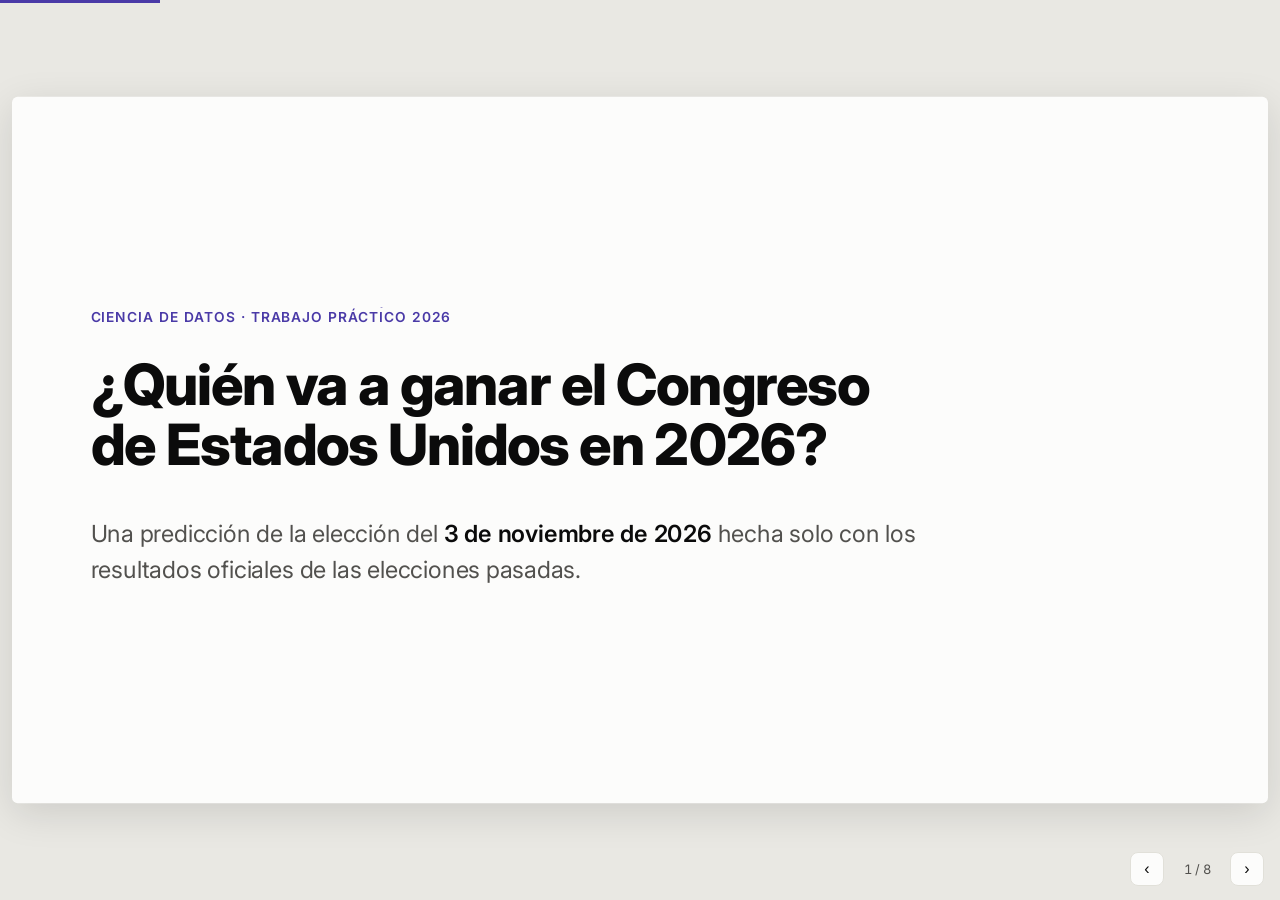
<file: presentacion/presentacion_corta.html>
<!doctype html>
<html lang="es">
<head>
<meta charset="utf-8">
<meta name="viewport" content="width=device-width, initial-scale=1">
<title>Medio término 2026</title>
<link rel="preconnect" href="https://fonts.googleapis.com">
<link rel="preconnect" href="https://fonts.gstatic.com" crossorigin>
<link href="https://fonts.googleapis.com/css2?family=Inter:wght@400;500;600;700;800&display=swap" rel="stylesheet">
<style>
  :root {
    --fondo: #fcfcfb;
    --fondo-exterior: #e9e8e3;
    --superficie: #f4f3ef;
    --borde: #e1e0d9;
    --tinta: #0b0b0b;
    --tinta-2: #52514e;
    --tinta-3: #898781;
    --azul-d: #2a78d6;
    --rojo-r: #e34948;
    --violeta: #4a3aa7;
    --violeta-suave: #ecebf7;
    --ok: #2f7d4f;
    --ok-suave: #e5f2ea;
  }
  * { box-sizing: border-box; margin: 0; padding: 0; }
  html, body { height: 100%; }
  body {
    background: var(--fondo-exterior);
    color: var(--tinta);
    font-family: "Inter", system-ui, -apple-system, "Segoe UI", sans-serif;
    overflow: hidden;
  }

  /* ---------- Escenario: cada diapositiva mide 1280 x 720 y se escala a la ventana ---------- */
  .escenario { position: fixed; inset: 0; display: grid; place-items: center; }
  .lienzo { width: 1280px; height: 720px; position: relative; transform-origin: center center; }
  .slide {
    position: absolute; inset: 0;
    background: var(--fondo);
    border-radius: 6px;
    box-shadow: 0 10px 40px rgba(0,0,0,.12);
    padding: 60px 80px 64px;
    display: none;
    flex-direction: column;
    overflow: hidden;
  }
  .slide.activa { display: flex; }

  /* ---------- Tipografía ---------- */
  .seccion {
    font-size: 14px; font-weight: 600; letter-spacing: .08em; text-transform: uppercase;
    color: var(--violeta); margin-bottom: 12px;
  }
  h1 { font-size: 58px; line-height: 1.05; font-weight: 800; letter-spacing: -.02em; }
  h2 { font-size: 38px; line-height: 1.15; font-weight: 700; letter-spacing: -.01em; margin-bottom: 28px; }
  h3 { font-size: 21px; font-weight: 700; margin-bottom: 8px; }
  p, li { font-size: 21px; line-height: 1.5; color: var(--tinta-2); }
  li { margin-bottom: 10px; }
  ul { padding-left: 24px; }
  strong { color: var(--tinta); font-weight: 600; }
  .chico { font-size: 17px; }
  .nota { font-size: 15px; color: var(--tinta-3); }
  .d { color: var(--azul-d); }
  .r { color: var(--rojo-r); }

  /* ---------- Disposición ---------- */
  .cuerpo { flex: 1; min-height: 0; display: flex; gap: 48px; }
  .col { flex: 1; min-width: 0; display: flex; flex-direction: column; gap: 18px; }
  .col-2 { flex: 2; }
  .centro { justify-content: center; }
  .fig { flex: 1; min-height: 0; display: flex; align-items: center; justify-content: center; }
  .fig img { max-width: 100%; max-height: 100%; object-fit: contain; border-radius: 4px; }

  /* ---------- Componentes ---------- */
  .tarjeta {
    background: var(--superficie); border: 1px solid var(--borde); border-radius: 12px;
    padding: 22px 24px;
  }
  .tarjeta p { font-size: 18px; }
  .grilla-3 { display: grid; grid-template-columns: repeat(3, 1fr); gap: 18px; }
  .cifra { font-size: 72px; font-weight: 800; letter-spacing: -.03em; line-height: 1; font-variant-numeric: tabular-nums; }
  .cifra-etiqueta { font-size: 17px; color: var(--tinta-2); margin-top: 8px; line-height: 1.4; }
  .etiqueta {
    display: inline-block; font-size: 13px; font-weight: 700; letter-spacing: .04em;
    padding: 4px 10px; border-radius: 999px; margin-bottom: 10px;
    background: var(--ok-suave); color: var(--ok);
  }
  table { border-collapse: collapse; width: 100%; font-size: 18px; font-variant-numeric: tabular-nums; }
  th { text-align: left; font-weight: 600; color: var(--tinta-3); font-size: 13px; text-transform: uppercase; letter-spacing: .05em; padding: 8px 12px; border-bottom: 1px solid var(--borde); }
  td { padding: 7px 12px; border-bottom: 1px solid var(--borde); color: var(--tinta-2); }
  td.num, th.num { text-align: right; }
  .destacado {
    border-left: 4px solid var(--violeta); background: var(--violeta-suave);
    padding: 16px 20px; border-radius: 0 10px 10px 0;
  }
  .destacado p { color: var(--tinta); font-size: 21px; }

  /* Diagrama de pasos */
  .pasos { display: flex; align-items: stretch; }
  .paso { flex: 1; background: var(--superficie); border: 1px solid var(--borde); border-radius: 12px; padding: 20px 20px; }
  .paso .num {
    width: 34px; height: 34px; border-radius: 50%; background: var(--violeta); color: #fff;
    display: grid; place-items: center; font-weight: 700; font-size: 15px; margin-bottom: 12px;
  }
  .paso h3 { font-size: 19px; }
  .paso p { font-size: 16.5px; line-height: 1.45; }
  .flecha { display: flex; align-items: center; padding: 0 10px; color: var(--violeta); font-size: 28px; font-weight: 700; }

  /* Barra de bancas: 435 bancas, mayoría en 218 */
  .bancas { position: relative; margin: 44px 0 64px; }
  .barra { display: flex; height: 64px; border-radius: 8px; overflow: hidden; }
  .barra .seg-d { background: var(--azul-d); }
  .barra .seg-r { background: var(--rojo-r); }
  .barra span {
    display: flex; align-items: center; padding: 0 18px; color: #fff; font-weight: 700; font-size: 20px;
  }
  .barra .seg-r { justify-content: flex-end; }
  .marca-mayoria { position: absolute; top: -30px; bottom: -12px; border-left: 2px dashed var(--tinta); }
  .marca-mayoria b {
    position: absolute; top: 0; left: 8px; white-space: nowrap; font-size: 14px; font-weight: 600; color: var(--tinta);
  }
  .rango { position: absolute; top: 80px; height: 14px; border: 2px solid var(--tinta-2); border-top: none; }
  .rango b {
    position: absolute; top: 18px; left: 50%; transform: translateX(-50%); white-space: nowrap;
    font-size: 14px; font-weight: 500; color: var(--tinta-2);
  }

  /* ---------- Controles ---------- */
  .progreso { position: fixed; left: 0; top: 0; height: 3px; background: var(--violeta); transition: width .25s; z-index: 5; }
  .controles {
    position: fixed; right: 16px; bottom: 14px; display: flex; gap: 8px; align-items: center; z-index: 5;
    font-size: 13px; color: var(--tinta-2);
  }
  .controles button {
    border: 1px solid var(--borde); background: var(--fondo); color: var(--tinta);
    width: 34px; height: 34px; border-radius: 8px; cursor: pointer; font-size: 16px;
  }
  .controles button:hover { background: var(--superficie); }
  .contador { min-width: 50px; text-align: center; font-variant-numeric: tabular-nums; }

  /* ---------- Impresión: una diapositiva por página (para exportar a PDF) ---------- */
  @media print {
    @page { size: 1280px 720px; margin: 0; }
    body { overflow: visible; background: #fff; }
    .escenario { position: static; display: block; }
    .lienzo { transform: none !important; width: 1280px; height: auto; }
    .slide { display: flex !important; position: relative; width: 1280px; height: 720px; box-shadow: none; border-radius: 0; page-break-after: always; break-after: page; }
    .controles, .progreso { display: none; }
  }
</style>
</head>
<body>
<div class="progreso" id="progreso"></div>
<div class="escenario">
<div class="lienzo" id="lienzo">

<!-- 1 ─────────────────────────── Portada -->
<section class="slide" data-titulo="Portada">
  <div class="col centro" style="flex:1">
    <div class="seccion">Ciencia de Datos · Trabajo práctico 2026</div>
    <h1>¿Quién va a ganar el Congreso<br>de Estados Unidos en 2026?</h1>
    <p style="font-size:24px;margin-top:26px;max-width:900px">
      Una predicción de la elección del <strong>3 de noviembre de 2026</strong> hecha solo con los
      resultados oficiales de las elecciones pasadas.
    </p>
  </div>
</section>

<!-- 2 ─────────────────────────── Contexto -->
<section class="slide" data-titulo="Qué se vota">
  <div class="seccion">El contexto</div>
  <h2>Qué se vota y qué queremos saber</h2>
  <div class="cuerpo">
    <div class="col">
      <ul>
        <li>La <strong>Cámara de Representantes</strong> tiene <strong>435 bancas</strong>. El partido que gana <strong>218</strong> tiene la mayoría.</li>
        <li>Se vota cada 2 años. La elección que cae a mitad del mandato del presidente se llama <strong>"de medio término"</strong>.</li>
        <li>Compiten dos partidos: <strong class="d">demócratas</strong> y <strong class="r">republicanos</strong>. Hoy el presidente es republicano (Trump).</li>
      </ul>
    </div>
    <div class="col centro">
      <div class="destacado">
        <p>¿Podemos anticipar el resultado mirando cómo votó cada estado en la elección presidencial de dos años antes?</p>
      </div>
      <p class="chico">Usamos los resultados oficiales de los 50 estados en las elecciones de 2004 a 2024.</p>
    </div>
  </div>
</section>

<!-- 3 ─────────────────────────── Hipótesis -->
<section class="slide" data-titulo="Hipótesis">
  <div class="seccion">Lo que queríamos comprobar</div>
  <h2>Nuestras tres hipótesis</h2>
  <div class="grilla-3">
    <div class="tarjeta">
      <h3>1. El pasado anticipa</h3>
      <p>Un estado vota en el medio término parecido a como votó en la elección presidencial de dos años antes.</p>
    </div>
    <div class="tarjeta">
      <h3>2. El presidente paga un costo</h3>
      <p>El partido del presidente pierde votos en el medio término, sea demócrata o republicano.</p>
    </div>
    <div class="tarjeta">
      <h3>3. Las ventajas grandes se achican</h3>
      <p>Donde el partido del presidente había ganado por mucho, pierde más.</p>
    </div>
  </div>
  <p style="margin-top:34px">Para comprobarlas comparamos <strong>5 elecciones de medio término</strong> (2006, 2010, 2014, 2018 y 2022) con la presidencial anterior a cada una: <strong>250 casos</strong> (50 estados × 5 elecciones).</p>
</section>

<!-- 4 ─────────────────────────── Qué encontramos -->
<section class="slide" data-titulo="Qué encontramos">
  <div class="seccion">Resultado</div>
  <h2>Las tres hipótesis se cumplieron</h2>
  <div class="cuerpo">
    <div class="col col-2">
      <div class="fig"><img src="../analisis_exploratorio/figuras/03_1_bancas_antes_despues.png" alt="Bancas de cada partido antes y después de cada medio término"></div>
      <p class="nota">Cada par de barras: bancas después de la presidencial y después del medio término. Azul = demócratas, rojo = republicanos.</p>
    </div>
    <div class="col centro" style="gap:14px">
      <div class="tarjeta"><span class="etiqueta">✓ HIPÓTESIS 1</span><p>Los estados votan casi igual que dos años antes, y cada vez más.</p></div>
      <div class="tarjeta"><span class="etiqueta">✓ HIPÓTESIS 2</span><p>El partido del presidente perdió bancas <strong>las 5 veces</strong>: unos 5 puntos de votos en un estado parejo.</p></div>
      <div class="tarjeta"><span class="etiqueta">✓ HIPÓTESIS 3</span><p>Donde había ganado por mucho, su ventaja se achicó más.</p></div>
    </div>
  </div>
</section>

<!-- 5 ─────────────────────────── El modelo -->
<section class="slide" data-titulo="El modelo">
  <div class="seccion">Cómo predecimos</div>
  <h2>El modelo: aprende de las elecciones pasadas</h2>
  <div class="pasos">
    <div class="paso">
      <div class="num">1</div>
      <h3>Punto de partida</h3>
      <p>Cómo votó cada estado en la última elección presidencial (2024).</p>
    </div>
    <div class="flecha">→</div>
    <div class="paso">
      <div class="num">2</div>
      <h3>Restar el costo</h3>
      <p>Le resta al partido del presidente lo que suele perder en un medio término.</p>
    </div>
    <div class="flecha">→</div>
    <div class="paso">
      <div class="num">3</div>
      <h3>Voto por estado</h3>
      <p>Obtiene el porcentaje de votos de cada partido en los 50 estados.</p>
    </div>
    <div class="flecha">→</div>
    <div class="paso">
      <div class="num">4</div>
      <h3>De votos a bancas</h3>
      <p>Convierte el total de votos en bancas según lo que pasó en las últimas 11 elecciones.</p>
    </div>
  </div>
  <div class="cuerpo" style="margin-top:34px;gap:28px">
    <div class="col">
      <h3>¿Cómo sabemos que funciona?</h3>
      <p>Lo pusimos a prueba con el pasado: le "tapamos" una elección, lo entrenamos con las otras cuatro y le pedimos que la adivinara. Repetimos con cada una.</p>
    </div>
    <div class="col" style="flex-direction:row;gap:28px;align-items:center">
      <div><div class="cifra" style="font-size:56px">3,5</div><div class="cifra-etiqueta">puntos de error promedio por estado</div></div>
      <div><div class="cifra" style="font-size:56px">92 %</div><div class="cifra-etiqueta">de los casos acertó qué partido sacó más votos</div></div>
    </div>
  </div>
</section>

<!-- 6 ─────────────────────────── Predicción -->
<section class="slide" data-titulo="Predicción 2026">
  <div class="seccion">La predicción</div>
  <h2>Para 2026, el modelo da ganadores a los demócratas</h2>
  <div class="grilla-3">
    <div><div class="cifra d">54 %</div><div class="cifra-etiqueta">de los votos para los demócratas<br>(en 2024 sacaron 48,7 %)</div></div>
    <div><div class="cifra d">236</div><div class="cifra-etiqueta">bancas demócratas de 435<br>(necesitan 218)</div></div>
    <div><div class="cifra">88 de 100</div><div class="cifra-etiqueta">escenarios simulados en los que<br>los demócratas ganan la mayoría</div></div>
  </div>
  <div class="bancas" aria-label="Bancas previstas: 236 demócratas y 199 republicanas; rango probable de 217 a 256 bancas demócratas">
    <div class="barra">
      <span class="seg-d" style="width:54.25%">236 demócratas</span>
      <span class="seg-r" style="width:45.75%">199 republicanos</span>
    </div>
    <div class="marca-mayoria" style="left:50.11%"><b>mayoría: 218</b></div>
    <div class="rango" style="left:49.89%;width:8.97%"><b>rango probable: 217 a 256</b></div>
  </div>
  <p class="chico">Simulamos 10.000 elecciones con los errores que tuvo el modelo en el pasado. En la mayoría los demócratas superan las 218 bancas, pero en 12 de cada 100 no llegan.</p>
  <div class="destacado" style="margin-top:22px">
    <p style="font-size:16px"><strong>¿Qué es el 54&nbsp;%?</strong> Solo contamos los votos a demócratas y republicanos
      de todo el país: D ÷ (D + R). El resto hasta el 100&nbsp;% es republicano (54&nbsp;% D = 46&nbsp;% R), así que
      más del 50&nbsp;% = más votos demócratas.</p>
  </div>
</section>

<!-- 7 ─────────────────────────── Por estado -->
<section class="slide" data-titulo="Por estado">
  <div class="seccion">La predicción, estado por estado</div>
  <h2>46 de los 50 estados votarían más a los demócratas</h2>
  <div class="cuerpo">
    <div class="col">
      <div class="fig"><img src="../analisis_exploratorio/figuras/05_5_prediccion_2026_estados.png" alt="Voto demócrata de cada estado en 2024 y predicción para 2026"></div>
      <p class="nota">Círculo gris = 2024. Punto de color = predicción 2026 (azul si pasa el 50&nbsp;%).</p>
    </div>
    <div class="col centro">
      <h3>7 estados pasarían a votar más demócrata</h3>
      <table>
        <tr><th>Estado</th><th class="num">Bancas</th><th class="num">2024</th><th class="num">2026</th></tr>
        <tr><td>Michigan</td><td class="num">13</td><td class="num">49,4 %</td><td class="num d">53,6 %</td></tr>
        <tr><td>Pensilvania</td><td class="num">17</td><td class="num">49,0 %</td><td class="num d">53,3 %</td></tr>
        <tr><td>Nevada</td><td class="num">4</td><td class="num">43,5 %</td><td class="num d">53,3 %</td></tr>
        <tr><td>Wisconsin</td><td class="num">8</td><td class="num">48,5 %</td><td class="num d">52,1 %</td></tr>
        <tr><td>Georgia</td><td class="num">14</td><td class="num">47,4 %</td><td class="num d">52,0 %</td></tr>
        <tr><td>Arizona</td><td class="num">9</td><td class="num">48,0 %</td><td class="num d">51,5 %</td></tr>
        <tr><td>Carolina del Norte</td><td class="num">14</td><td class="num">44,8 %</td><td class="num d">50,8 %</td></tr>
      </table>
      <div class="destacado">
        <p style="font-size:16px"><strong>¿Qué es el porcentaje?</strong> Solo contamos los votos a demócratas
          y republicanos: D ÷ (D + R). El resto hasta el 100&nbsp;% es republicano (53,6&nbsp;% D = 46,4&nbsp;% R),
          así que más del 50&nbsp;% = más votos demócratas.</p>
      </div>
    </div>
  </div>
</section>

<!-- 8 ─────────────────────────── Cierre -->
<section class="slide" data-titulo="Conclusión">
  <div class="seccion">Cierre</div>
  <h2>En resumen</h2>
  <div class="cuerpo">
    <div class="col col-2">
      <ul>
        <li>Cómo votó un estado en la presidencial <strong>anticipa bien</strong> cómo vota dos años después.</li>
        <li>El partido del presidente <strong>siempre pierde</strong> en el medio término, sea cual sea.</li>
        <li>Con esas dos ideas, el modelo predice una <strong class="d">mayoría demócrata en 2026</strong>: unas 236 bancas.</li>
      </ul>
    </div>
    <div class="col centro">
      <div class="tarjeta">
        <h3>Con qué cuidado leerlo</h3>
        <ul class="chico" style="padding-left:20px">
          <li class="chico">No usa encuestas: solo resultados de elecciones pasadas.</li>
          <li class="chico">Solo hay 5 elecciones de medio término para aprender.</li>
          <li class="chico">Algunos estados cambiaron sus distritos en 2025–2026.</li>
        </ul>
      </div>
    </div>
  </div>
</section>

</div>
</div>

<div class="controles">
  <button id="anterior" aria-label="Diapositiva anterior">‹</button>
  <span class="contador" id="contador">1 / 1</span>
  <button id="siguiente" aria-label="Diapositiva siguiente">›</button>
</div>

<script>
  const slides = [...document.querySelectorAll(".slide")];
  const lienzo = document.getElementById("lienzo");
  const contador = document.getElementById("contador");
  const progreso = document.getElementById("progreso");
  let actual = 0;

  function mostrar(n) {
    actual = Math.max(0, Math.min(slides.length - 1, n));
    slides.forEach((s, i) => s.classList.toggle("activa", i === actual));
    contador.textContent = `${actual + 1} / ${slides.length}`;
    progreso.style.width = `${((actual + 1) / slides.length) * 100}%`;
    history.replaceState(null, "", `#${actual + 1}`);
    document.title = `${actual + 1}. ${slides[actual].dataset.titulo} · Medio término 2026`;
  }

  function escalar() {
    const margen = 24;
    const escala = Math.min((innerWidth - margen) / 1280, (innerHeight - margen) / 720);
    lienzo.style.transform = `scale(${escala})`;
  }

  document.getElementById("anterior").onclick = () => mostrar(actual - 1);
  document.getElementById("siguiente").onclick = () => mostrar(actual + 1);
  addEventListener("keydown", (e) => {
    if (["ArrowRight", "PageDown", " ", "Enter"].includes(e.key)) { e.preventDefault(); mostrar(actual + 1); }
    if (["ArrowLeft", "PageUp", "Backspace"].includes(e.key)) { e.preventDefault(); mostrar(actual - 1); }
    if (e.key === "Home") mostrar(0);
    if (e.key === "End") mostrar(slides.length - 1);
    if (e.key === "f") document.documentElement.requestFullscreen?.();
  });
  addEventListener("resize", escalar);

  escalar();
  mostrar((parseInt(location.hash.slice(1), 10) || 1) - 1);
</script>
</body>
</html>
</file>
